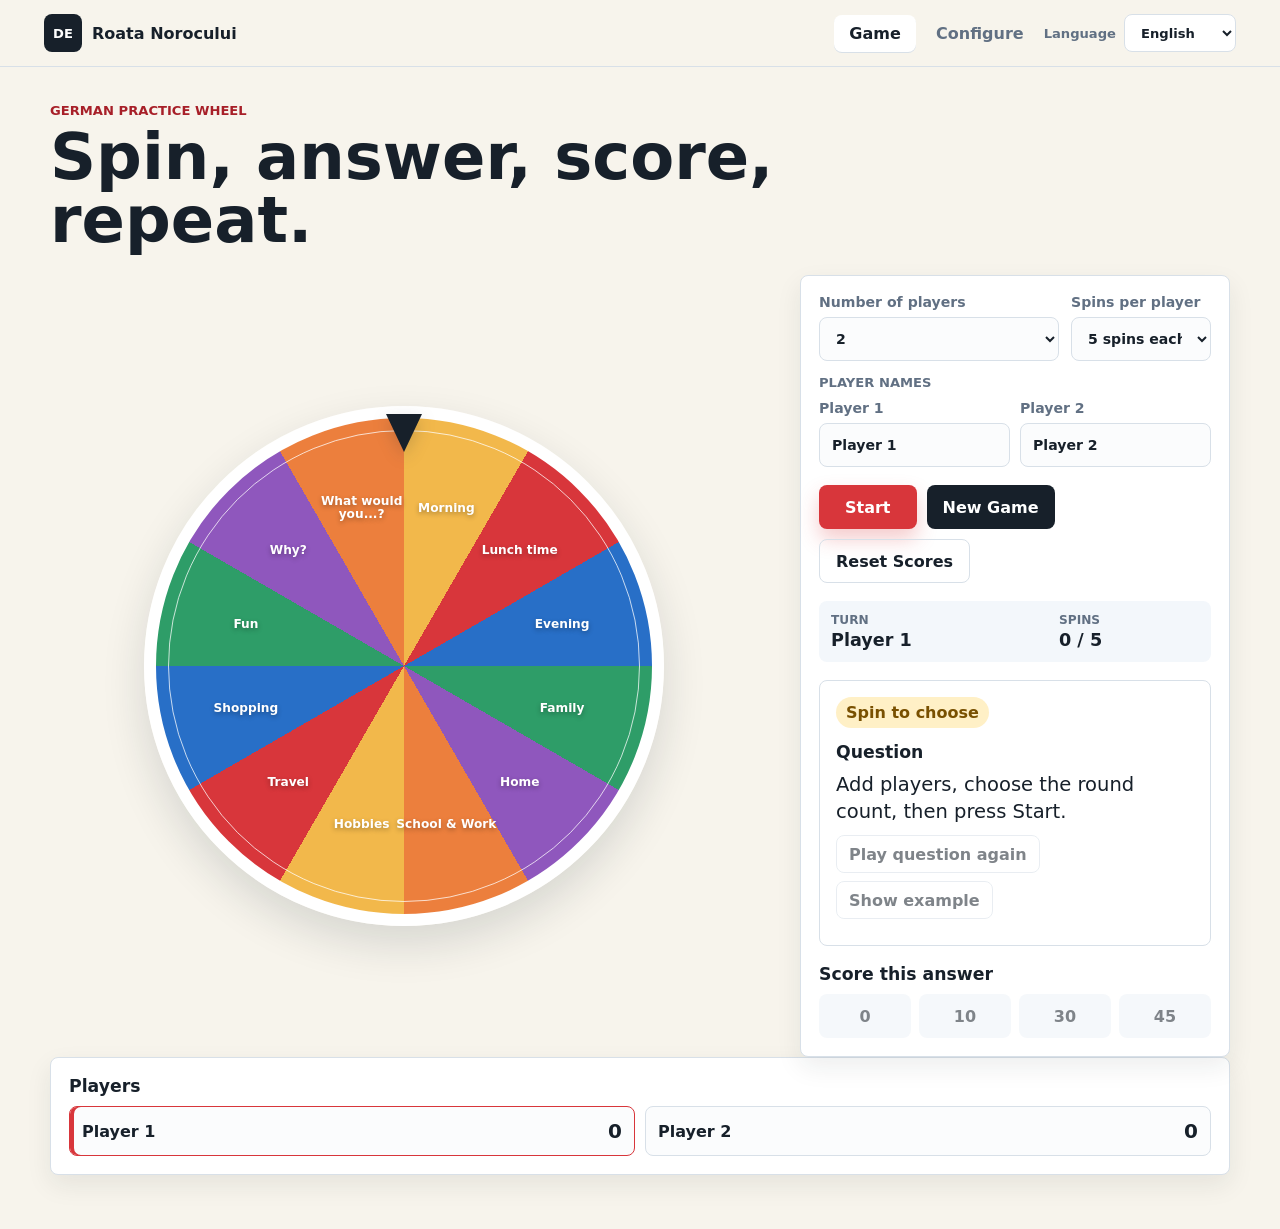
<file: index.html>
<!doctype html>
<html lang="en">
  <head>
    <meta charset="utf-8">
    <meta name="viewport" content="width=device-width, initial-scale=1">
    <title>Roata Norocului DE</title>
    <link rel="stylesheet" href="styles.css">
  </head>
  <body>
    <header class="topbar">
      <a class="brand" href="index.html" aria-label="Roata Norocului DE home">
        <span class="brand-mark">DE</span>
        <span>Roata Norocului</span>
      </a>
      <nav class="nav">
        <a data-i18n="navGame" aria-current="page" href="index.html">Game</a>
        <a data-i18n="navConfigure" href="config.html">Configure</a>
        <label class="language-switch">
          <span data-i18n="languageLabel">Language</span>
          <select id="languageSelect" aria-label="Language">
            <option value="en">English</option>
            <option value="de">Deutsch</option>
          </select>
        </label>
      </nav>
    </header>

    <main class="game-shell">
      <section class="stage" aria-labelledby="game-title">
        <div class="stage-copy">
          <p class="eyebrow" data-i18n="gameEyebrow">German practice wheel</p>
          <h1 id="game-title" data-i18n="gameTitle">Spin, answer, score, repeat.</h1>
        </div>

        <div class="wheel-layout">
          <div class="wheel-wrap" aria-live="polite">
            <div class="pointer" aria-hidden="true"></div>
            <div id="wheel" class="wheel" role="img" aria-label="Spinning category wheel"></div>
          </div>

          <aside class="play-panel" aria-label="Game controls">
            <div class="setup-grid">
              <label>
                <span data-i18n="playerCount">Number of players</span>
                <select id="playerCount">
                  <option value="1">1</option>
                  <option value="2" selected>2</option>
                  <option value="3">3</option>
                  <option value="4">4</option>
                  <option value="5">5</option>
                  <option value="6">6</option>
                  <option value="7">7</option>
                  <option value="8">8</option>
                  <option value="9">9</option>
                  <option value="10">10</option>
                </select>
              </label>
              <label>
                <span data-i18n="rounds">Rounds</span>
                <select id="roundLimit">
                  <option value="5" data-i18n="rounds5">5 rounds</option>
                  <option value="10" data-i18n="rounds10">10 rounds</option>
                  <option value="20" data-i18n="rounds20">20 rounds</option>
                  <option value="30" data-i18n="rounds30">30 rounds</option>
                </select>
              </label>
            </div>
            <p class="player-names-heading" data-i18n="playerNames">Player names</p>
            <div id="playerNameFields" class="player-name-fields"></div>
            <div class="button-row">
              <button id="spinButton" class="primary-action" type="button" data-i18n="start">Start</button>
              <button id="newGameButton" class="secondary-action" type="button" data-i18n="newGame">New Game</button>
              <button id="resetScoresButton" class="ghost-action" type="button" data-i18n="resetScores">Reset Scores</button>
            </div>

            <div class="status-strip">
              <div>
                <span data-i18n="turn">Turn</span>
                <strong id="turnLabel">-</strong>
              </div>
              <div>
                <span data-i18n="round">Round</span>
                <strong id="roundLabel">0 / 10</strong>
              </div>
            </div>

            <section class="question-box" aria-labelledby="question-title">
              <p id="categoryLabel" class="category-pill">Spin to choose</p>
              <h2 id="question-title" data-i18n="question">Question</h2>
              <p id="questionText">Add players, choose the round count, then press Start.</p>
              <div class="question-actions">
                <button id="replayQuestionButton" class="ghost-action question-action" type="button" data-i18n="replayQuestion">Play question again</button>
                <button id="showExampleButton" class="ghost-action question-action" type="button" data-i18n="showExample">Show example</button>
              </div>
              <p id="answerText" class="answer-text"></p>
            </section>

            <section aria-labelledby="score-title">
              <h2 id="score-title" class="compact-title" data-i18n="scoreAnswer">Score this answer</h2>
              <div class="score-buttons">
                <button type="button" data-points="0">0</button>
                <button type="button" data-points="10">10</button>
                <button type="button" data-points="30">30</button>
                <button type="button" data-points="45">45</button>
              </div>
            </section>
          </aside>
        </div>
      </section>

      <section class="scoreboard-section" aria-labelledby="leaderboard-title">
        <h2 id="leaderboard-title" data-i18n="players">Players</h2>
        <div id="scoreboard" class="scoreboard"></div>
      </section>
    </main>

    <div id="celebrationOverlay" class="celebration-overlay" aria-hidden="true">
      <div class="fireworks" aria-hidden="true">
        <span></span>
        <span></span>
        <span></span>
        <span></span>
        <span></span>
      </div>
      <section class="winner-dialog" role="dialog" aria-labelledby="winnerTitle" aria-modal="true">
        <p class="eyebrow" data-i18n="winnerEyebrow">Winner</p>
        <h2 id="winnerTitle"></h2>
        <p id="winnerSubtitle"></p>
        <button id="closeCelebrationButton" class="primary-action" type="button" data-i18n="closeCelebration">Close</button>
      </section>
    </div>

    <script src="app.js"></script>
  </body>
</html>
</file>
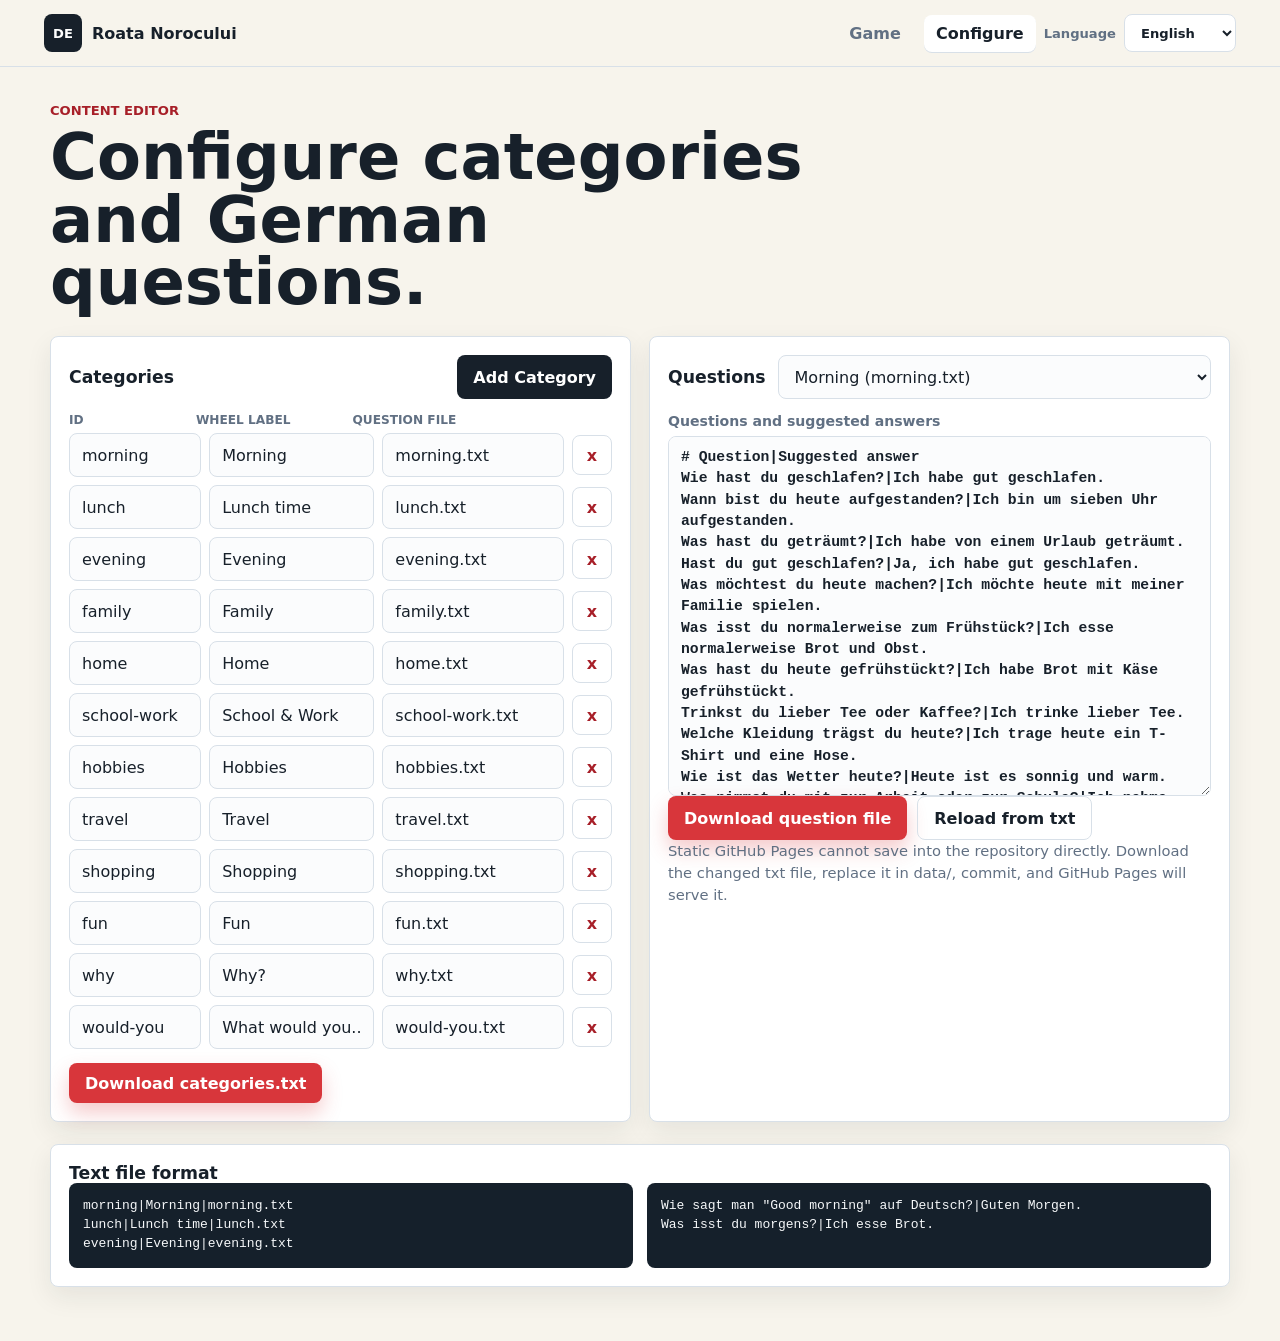
<file: config.html>
<!doctype html>
<html lang="en">
  <head>
    <meta charset="utf-8">
    <meta name="viewport" content="width=device-width, initial-scale=1">
    <title>Configure | Roata Norocului DE</title>
    <link rel="stylesheet" href="styles.css">
  </head>
  <body>
    <header class="topbar">
      <a class="brand" href="index.html" aria-label="Roata Norocului DE home">
        <span class="brand-mark">DE</span>
        <span>Roata Norocului</span>
      </a>
      <nav class="nav">
        <a data-i18n="navGame" href="index.html">Game</a>
        <a data-i18n="navConfigure" aria-current="page" href="config.html">Configure</a>
        <label class="language-switch">
          <span data-i18n="languageLabel">Language</span>
          <select id="languageSelect" aria-label="Language">
            <option value="en">English</option>
            <option value="de">Deutsch</option>
          </select>
        </label>
      </nav>
    </header>

    <main class="config-shell">
      <section class="config-heading">
        <p class="eyebrow" data-i18n="configEyebrow">Content editor</p>
        <h1 data-i18n="configTitle">Configure categories and German questions.</h1>
      </section>

      <section class="editor-grid">
        <div class="editor-panel">
          <div class="panel-heading">
            <h2 data-i18n="categories">Categories</h2>
            <button id="addCategoryButton" class="secondary-action" type="button" data-i18n="addCategory">Add Category</button>
          </div>
          <div class="field-row-head" aria-hidden="true">
            <span data-i18n="categoryId">ID</span>
            <span data-i18n="wheelLabel">Wheel label</span>
            <span data-i18n="questionFile">Question file</span>
          </div>
          <div id="categoryRows" class="category-rows"></div>
          <div class="button-row">
            <button id="downloadCategoriesButton" class="primary-action compact" type="button" data-i18n="downloadCategories">Download categories.txt</button>
          </div>
        </div>

        <div class="editor-panel">
          <div class="panel-heading">
            <h2 data-i18n="questions">Questions</h2>
            <select id="questionFileSelect" aria-label="Question file"></select>
          </div>
          <label>
            <span data-i18n="questionsAndAnswers">Questions and suggested answers</span>
            <textarea id="questionsEditor" class="questions-editor" spellcheck="false"></textarea>
          </label>
          <div class="button-row">
            <button id="downloadQuestionsButton" class="primary-action compact" type="button" data-i18n="downloadQuestionFile">Download question file</button>
            <button id="reloadButton" class="ghost-action" type="button" data-i18n="reloadTxt">Reload from txt</button>
          </div>
          <p class="note" data-i18n="staticNote">Static GitHub Pages cannot save into the repository directly. Download the changed txt file, replace it in `data/`, commit, and GitHub Pages will serve it.</p>
        </div>
      </section>

      <section class="format-panel">
        <h2 data-i18n="fileFormat">Text file format</h2>
        <div class="format-grid">
          <pre><code>morning|Morning|morning.txt
lunch|Lunch time|lunch.txt
evening|Evening|evening.txt</code></pre>
          <pre><code>Wie sagt man "Good morning" auf Deutsch?|Guten Morgen.
Was isst du morgens?|Ich esse Brot.</code></pre>
        </div>
      </section>
    </main>

    <script src="config.js"></script>
  </body>
</html>
</file>
<file: styles.css>
:root {
  color-scheme: light;
  --ink: #17202a;
  --muted: #617083;
  --line: #d8e0e8;
  --paper: #f7f4ec;
  --surface: #ffffff;
  --accent: #d8363b;
  --accent-strong: #a71f28;
  --gold: #f2b84b;
  --green: #2e9d68;
  --blue: #286fc7;
  --shadow: 0 18px 44px rgba(23, 32, 42, 0.14);
}

* {
  box-sizing: border-box;
}

body {
  margin: 0;
  min-height: 100vh;
  background: var(--paper);
  color: var(--ink);
  font-family: Inter, ui-sans-serif, system-ui, -apple-system, BlinkMacSystemFont, "Segoe UI", sans-serif;
  letter-spacing: 0;
}

button,
input,
select,
textarea {
  font: inherit;
}

button,
a {
  -webkit-tap-highlight-color: transparent;
}

.topbar {
  position: sticky;
  top: 0;
  z-index: 10;
  display: flex;
  align-items: center;
  justify-content: space-between;
  gap: 18px;
  padding: 14px clamp(16px, 4vw, 44px);
  background: rgba(247, 244, 236, 0.93);
  border-bottom: 1px solid var(--line);
  backdrop-filter: blur(14px);
}

.brand {
  display: inline-flex;
  align-items: center;
  gap: 10px;
  color: var(--ink);
  font-weight: 800;
  text-decoration: none;
}

.brand-mark {
  display: grid;
  width: 38px;
  height: 38px;
  place-items: center;
  border-radius: 8px;
  background: var(--ink);
  color: white;
  font-size: 0.82rem;
}

.nav {
  display: flex;
  align-items: center;
  gap: 8px;
}

.nav a {
  min-width: 82px;
  padding: 9px 12px;
  border-radius: 8px;
  color: var(--muted);
  font-weight: 700;
  text-align: center;
  text-decoration: none;
}

.nav a[aria-current="page"] {
  background: var(--surface);
  color: var(--ink);
  box-shadow: 0 1px 0 var(--line);
}

.language-switch {
  display: flex;
  align-items: center;
  gap: 8px;
  color: var(--muted);
  font-size: 0.82rem;
  font-weight: 800;
}

.language-switch select {
  width: auto;
  min-width: 112px;
  height: 38px;
  background: var(--surface);
}

.game-shell,
.config-shell {
  width: min(1180px, calc(100% - 32px));
  margin: 0 auto;
  padding: 36px 0 54px;
}

.stage {
  min-height: calc(100vh - 84px);
  display: flex;
  flex-direction: column;
  justify-content: center;
  gap: 24px;
}

.stage-copy,
.config-heading {
  max-width: 760px;
}

.eyebrow {
  margin: 0 0 8px;
  color: var(--accent-strong);
  font-size: 0.82rem;
  font-weight: 900;
  text-transform: uppercase;
}

h1,
h2,
p {
  margin-top: 0;
}

h1 {
  margin-bottom: 0;
  font-size: clamp(2.05rem, 5vw, 4.2rem);
  line-height: 0.98;
  letter-spacing: 0;
}

.wheel-layout {
  display: grid;
  grid-template-columns: minmax(300px, 1fr) minmax(320px, 430px);
  gap: clamp(18px, 4vw, 42px);
  align-items: center;
}

.wheel-wrap {
  position: relative;
  display: grid;
  min-height: 420px;
  place-items: center;
}

.pointer {
  position: absolute;
  top: 8px;
  z-index: 2;
  width: 0;
  height: 0;
  border-left: 18px solid transparent;
  border-right: 18px solid transparent;
  border-top: 38px solid var(--ink);
  filter: drop-shadow(0 6px 8px rgba(23, 32, 42, 0.18));
}

.wheel {
  position: relative;
  width: min(72vw, 520px);
  aspect-ratio: 1;
  border: 12px solid var(--surface);
  border-radius: 50%;
  background: conic-gradient(var(--gold), var(--accent), var(--blue), var(--green), var(--gold));
  box-shadow: var(--shadow);
  transition: transform 4.8s cubic-bezier(0.16, 0.7, 0.1, 1);
}

.wheel::after {
  content: "";
  position: absolute;
  inset: 12px;
  border: 1px solid rgba(255, 255, 255, 0.74);
  border-radius: inherit;
  pointer-events: none;
}

.wheel-label {
  position: absolute;
  top: var(--y);
  left: var(--x);
  display: flex;
  align-items: center;
  justify-content: center;
  width: 23%;
  min-height: 28px;
  padding: 0 4px;
  color: white;
  font-size: clamp(0.56rem, 0.98vw, 0.76rem);
  font-weight: 900;
  line-height: 1.05;
  text-align: center;
  text-shadow: 0 2px 5px rgba(0, 0, 0, 0.3);
  overflow-wrap: anywhere;
  transform: translate(-50%, -50%) rotate(var(--label-turn, 0deg));
  pointer-events: none;
}

.primary-action,
.secondary-action,
.ghost-action,
.score-buttons button {
  min-height: 44px;
  border: 0;
  border-radius: 8px;
  cursor: pointer;
  font-weight: 900;
}

.primary-action {
  padding: 0 26px;
  background: var(--accent);
  color: white;
  box-shadow: 0 10px 20px rgba(216, 54, 59, 0.26);
}

.primary-action.compact {
  min-height: 40px;
  padding: 0 16px;
}

.secondary-action {
  padding: 0 16px;
  background: var(--ink);
  color: white;
}

.ghost-action {
  padding: 0 16px;
  background: transparent;
  color: var(--ink);
  border: 1px solid var(--line);
}

button:disabled {
  cursor: not-allowed;
  opacity: 0.55;
}

.game-locked .setup-grid,
.game-locked .player-name-fields {
  opacity: 0.52;
}

.play-panel,
.editor-panel,
.format-panel,
.scoreboard-section {
  background: var(--surface);
  border: 1px solid var(--line);
  border-radius: 8px;
  box-shadow: 0 10px 26px rgba(23, 32, 42, 0.08);
}

.play-panel {
  display: grid;
  gap: 18px;
  padding: 18px;
}

.setup-grid,
.status-strip {
  display: grid;
  grid-template-columns: 1fr 140px;
  gap: 12px;
}

.player-name-fields {
  display: grid;
  grid-template-columns: repeat(2, minmax(0, 1fr));
  gap: 10px;
}

.player-names-heading {
  margin: -4px 0 -8px;
  color: var(--muted);
  font-size: 0.82rem;
  font-weight: 900;
  text-transform: uppercase;
}

label {
  display: grid;
  gap: 7px;
  color: var(--muted);
  font-size: 0.88rem;
  font-weight: 800;
}

textarea,
select,
input {
  width: 100%;
  border: 1px solid var(--line);
  border-radius: 8px;
  background: #fbfcfd;
  color: var(--ink);
  outline: 0;
}

textarea {
  resize: vertical;
  padding: 10px 12px;
  line-height: 1.45;
}

select,
input {
  height: 44px;
  padding: 0 12px;
}

textarea:focus,
select:focus,
input:focus {
  border-color: var(--blue);
  box-shadow: 0 0 0 3px rgba(40, 111, 199, 0.16);
}

.button-row {
  display: flex;
  flex-wrap: wrap;
  gap: 10px;
}

.status-strip {
  padding: 12px;
  background: #f3f7fb;
  border-radius: 8px;
}

.status-strip span {
  display: block;
  color: var(--muted);
  font-size: 0.76rem;
  font-weight: 900;
  text-transform: uppercase;
}

.status-strip strong {
  display: block;
  margin-top: 3px;
  font-size: 1.1rem;
}

.question-box {
  min-height: 192px;
  padding: 16px;
  border: 1px solid var(--line);
  border-radius: 8px;
}

.category-pill {
  display: inline-flex;
  margin-bottom: 14px;
  padding: 6px 10px;
  border-radius: 999px;
  background: #fff0c6;
  color: #795000;
  font-weight: 900;
}

.question-box h2,
.compact-title,
.scoreboard-section h2,
.editor-panel h2,
.format-panel h2 {
  margin-bottom: 10px;
  font-size: 1.08rem;
}

#questionText {
  margin-bottom: 10px;
  font-size: 1.22rem;
  line-height: 1.35;
}

.answer-text {
  margin: 10px 0 0;
  color: var(--muted);
  font-weight: 700;
}

.question-actions {
  display: flex;
  flex-wrap: wrap;
  gap: 8px;
}

.question-action {
  min-height: 38px;
  padding: 0 12px;
}

.score-buttons {
  display: grid;
  grid-template-columns: repeat(4, 1fr);
  gap: 8px;
}

.score-buttons button {
  background: #eef3f8;
  color: var(--ink);
  font-size: 1rem;
}

.score-buttons button:hover {
  background: var(--ink);
  color: white;
}

.scoreboard-section {
  padding: 18px;
}

.celebration-overlay {
  position: fixed;
  inset: 0;
  z-index: 30;
  display: grid;
  place-items: center;
  padding: 24px;
  background: rgba(23, 32, 42, 0.56);
  opacity: 0;
  pointer-events: none;
  transition: opacity 180ms ease;
}

.celebration-overlay[aria-hidden="false"] {
  opacity: 1;
  pointer-events: auto;
}

.winner-dialog {
  position: relative;
  z-index: 2;
  width: min(480px, 100%);
  padding: 28px;
  border-radius: 8px;
  background: var(--surface);
  box-shadow: var(--shadow);
  text-align: center;
}

.winner-dialog h2 {
  margin-bottom: 10px;
  font-size: clamp(2rem, 5vw, 3.6rem);
  line-height: 1;
}

.winner-dialog p:not(.eyebrow) {
  color: var(--muted);
  font-size: 1.1rem;
  font-weight: 800;
}

.fireworks {
  position: absolute;
  inset: 0;
  overflow: hidden;
}

.fireworks span {
  position: absolute;
  width: 12px;
  height: 12px;
  border-radius: 50%;
  background: var(--gold);
  box-shadow:
    0 -58px 0 var(--gold),
    42px -42px 0 var(--accent),
    58px 0 0 var(--blue),
    42px 42px 0 var(--green),
    0 58px 0 #ffffff,
    -42px 42px 0 var(--gold),
    -58px 0 0 var(--accent),
    -42px -42px 0 var(--blue);
  animation: firework 1.25s ease-out infinite;
}

.fireworks span:nth-child(1) {
  top: 24%;
  left: 18%;
}

.fireworks span:nth-child(2) {
  top: 30%;
  right: 20%;
  animation-delay: 180ms;
}

.fireworks span:nth-child(3) {
  bottom: 24%;
  left: 28%;
  animation-delay: 360ms;
}

.fireworks span:nth-child(4) {
  right: 28%;
  bottom: 20%;
  animation-delay: 540ms;
}

.fireworks span:nth-child(5) {
  top: 16%;
  left: 50%;
  animation-delay: 720ms;
}

@keyframes firework {
  0% {
    opacity: 0;
    transform: scale(0.2);
  }

  28% {
    opacity: 1;
  }

  100% {
    opacity: 0;
    transform: scale(1.5);
  }
}

.scoreboard {
  display: grid;
  grid-template-columns: repeat(auto-fit, minmax(180px, 1fr));
  gap: 10px;
}

.player-score {
  display: grid;
  grid-template-columns: 1fr auto;
  gap: 8px;
  align-items: center;
  padding: 12px;
  border: 1px solid var(--line);
  border-radius: 8px;
  background: #fbfcfd;
}

.player-score.current {
  border-color: var(--accent);
  box-shadow: inset 4px 0 0 var(--accent);
}

.player-score span {
  overflow-wrap: anywhere;
  font-weight: 900;
}

.player-score strong {
  font-size: 1.25rem;
}

.config-shell {
  display: grid;
  gap: 22px;
}

.editor-grid {
  display: grid;
  grid-template-columns: minmax(320px, 1fr) minmax(320px, 1fr);
  gap: 18px;
}

.editor-panel,
.format-panel {
  padding: 18px;
}

.panel-heading {
  display: flex;
  align-items: center;
  justify-content: space-between;
  gap: 12px;
  margin-bottom: 14px;
}

.panel-heading h2,
.format-panel h2 {
  margin-bottom: 0;
}

.field-row,
.field-row-head {
  display: grid;
  grid-template-columns: minmax(80px, 0.8fr) minmax(120px, 1fr) minmax(130px, 1.1fr) 40px;
  gap: 8px;
  align-items: center;
}

.field-row-head {
  padding: 0 48px 6px 0;
  color: var(--muted);
  font-size: 0.76rem;
  font-weight: 900;
  text-transform: uppercase;
}

.category-rows {
  display: grid;
  gap: 8px;
  margin-bottom: 14px;
}

.remove-row {
  min-width: 40px;
  min-height: 40px;
  border: 1px solid var(--line);
  border-radius: 8px;
  background: white;
  color: var(--accent-strong);
  cursor: pointer;
  font-weight: 900;
}

.questions-editor {
  min-height: 360px;
  font-family: "Cascadia Mono", Consolas, monospace;
  font-size: 0.92rem;
}

.note {
  margin: 0;
  color: var(--muted);
  font-size: 0.92rem;
  line-height: 1.5;
}

.format-grid {
  display: grid;
  grid-template-columns: repeat(2, minmax(0, 1fr));
  gap: 14px;
}

pre {
  overflow: auto;
  margin: 0;
  padding: 14px;
  border-radius: 8px;
  background: #15202b;
  color: #f6f8fa;
  line-height: 1.45;
}

@media (max-width: 860px) {
  .wheel-layout,
  .editor-grid,
  .format-grid {
    grid-template-columns: 1fr;
  }

  .stage {
    justify-content: start;
  }

  .wheel-wrap {
    min-height: auto;
    padding: 18px 0;
  }
}

@media (max-width: 620px) {
  .topbar {
    align-items: stretch;
    flex-direction: column;
  }

  .nav a {
    flex: 1;
  }

  .language-switch {
    justify-content: space-between;
  }

  .setup-grid,
  .status-strip,
  .player-name-fields {
    grid-template-columns: 1fr;
  }

  .field-row,
  .field-row-head {
    grid-template-columns: 1fr;
  }

  .field-row-head {
    display: none;
  }
}
</file>
